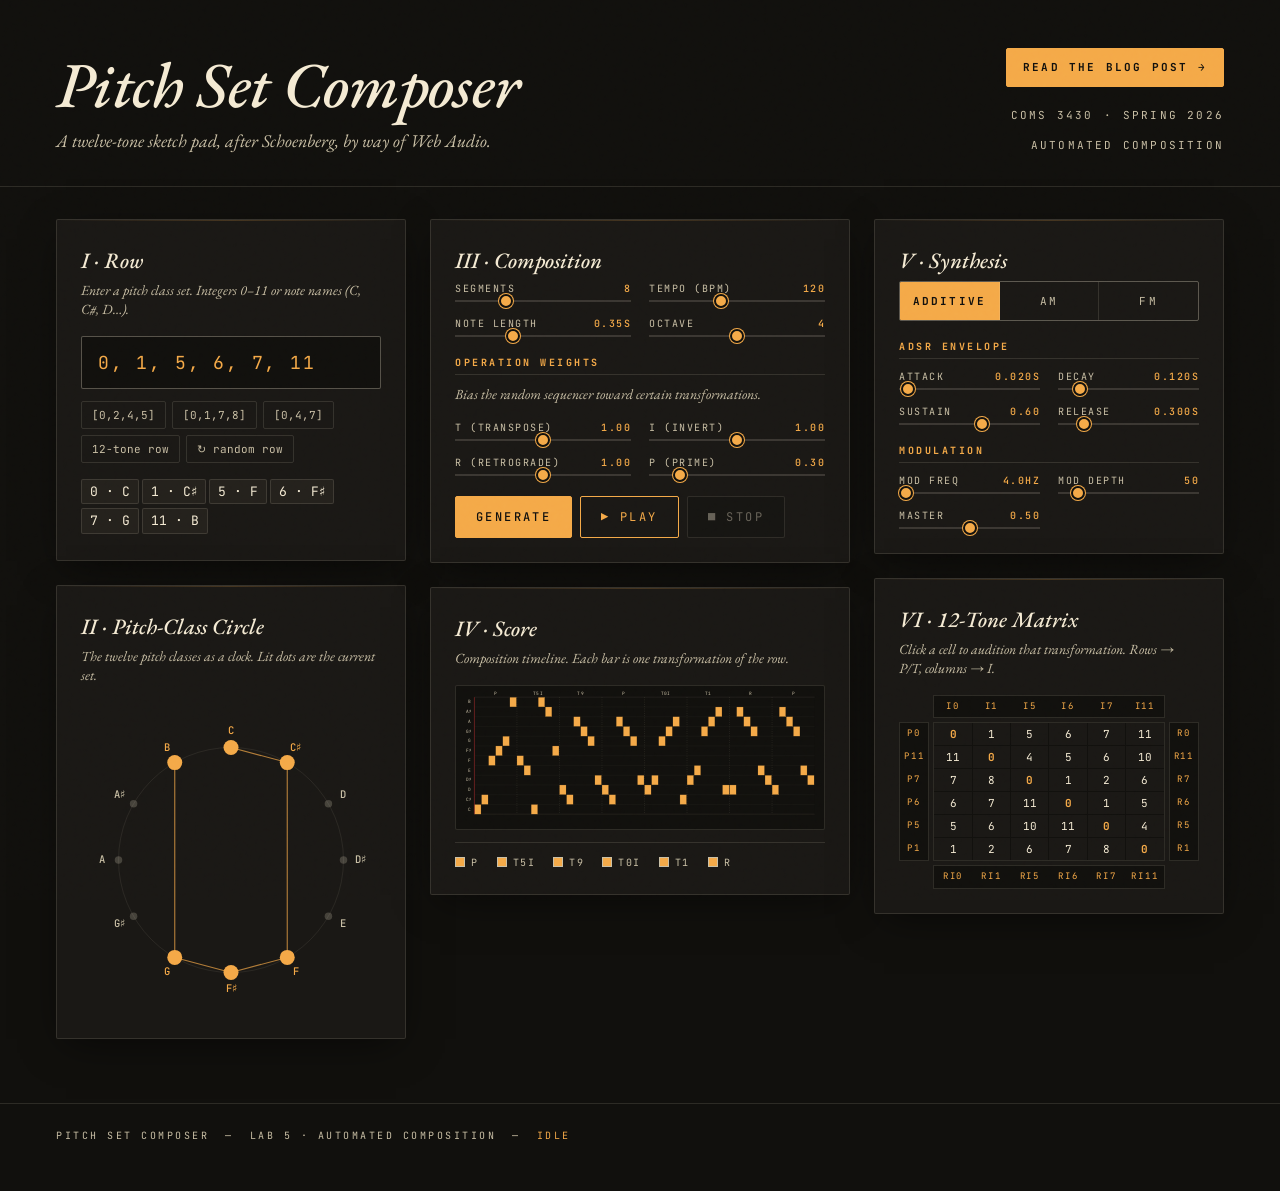
<file: index.html>
<!DOCTYPE html>
<html lang="en">
<head>
  <meta charset="UTF-8" />
  <meta name="viewport" content="width=device-width, initial-scale=1.0" />
  <title>Lab 5 — Pitch Set Composer</title>
  <link rel="preconnect" href="https://fonts.googleapis.com">
  <link rel="preconnect" href="https://fonts.gstatic.com" crossorigin>
  <link href="https://fonts.googleapis.com/css2?family=EB+Garamond:ital,wght@0,400;0,500;0,600;1,400&family=JetBrains+Mono:wght@400;500;700&display=swap" rel="stylesheet">
  <link rel="stylesheet" href="style.css" />
</head>
<body>
  <div class="grain"></div>

  <header class="masthead">
    <div class="masthead-left">
      <h1>Pitch Set Composer</h1>
      <p class="subtitle">A twelve-tone sketch pad, after Schoenberg, by way of Web Audio.</p>
    </div>
    <div class="masthead-right">
      <a href="blog.html" class="blog-link">Read the blog post →</a>
      <div class="meta-line"><span>COMS 3430</span><span>·</span><span>Spring 2026</span></div>
      <div class="meta-line"><span>Automated Composition</span></div>
    </div>
  </header>

  <main class="layout">

    <!-- ═════════════════ LEFT COLUMN ═════════════════ -->
    <section class="col col-left">

      <!-- Pitch class set input -->
      <div class="panel">
        <h2 class="panel-title">I · Row</h2>
        <p class="panel-desc">Enter a pitch class set. Integers 0–11 or note names (C, C#, D…).</p>
        <input id="row-input" type="text" class="row-input" value="0, 1, 5, 6, 7, 11" spellcheck="false" />
        <div class="row-buttons">
          <button class="preset-btn" data-preset="0,2,4,5">[0,2,4,5]</button>
          <button class="preset-btn" data-preset="0,1,7,8">[0,1,7,8]</button>
          <button class="preset-btn" data-preset="0,4,7">[0,4,7]</button>
          <button class="preset-btn" data-preset="0,1,2,3,4,5,6,7,8,9,10,11">12-tone row</button>
          <button class="preset-btn" data-preset="random">↻ random row</button>
        </div>
        <div class="parsed-row" id="parsed-row">
          <!-- filled by JS -->
        </div>
      </div>

      <!-- Pitch class circle visualization -->
      <div class="panel">
        <h2 class="panel-title">II · Pitch-Class Circle</h2>
        <p class="panel-desc">The twelve pitch classes as a clock. Lit dots are the current set.</p>
        <div class="circle-wrap">
          <svg id="pitch-circle" viewBox="0 0 400 400" aria-label="Pitch class circle"></svg>
        </div>
      </div>

    </section>

    <!-- ═════════════════ MIDDLE COLUMN ═════════════════ -->
    <section class="col col-mid">

      <!-- Composition controls -->
      <div class="panel">
        <h2 class="panel-title">III · Composition</h2>

        <div class="control-grid">
          <label class="ctrl">
            <span class="ctrl-label">Segments <em id="val-segments">8</em></span>
            <input id="segments" type="range" min="2" max="24" step="1" value="8" />
          </label>
          <label class="ctrl">
            <span class="ctrl-label">Tempo (BPM) <em id="val-tempo">120</em></span>
            <input id="tempo" type="range" min="40" max="240" step="1" value="120" />
          </label>
          <label class="ctrl">
            <span class="ctrl-label">Note length <em id="val-notelen">0.35s</em></span>
            <input id="notelen" type="range" min="0.05" max="1" step="0.01" value="0.35" />
          </label>
          <label class="ctrl">
            <span class="ctrl-label">Octave <em id="val-octave">4</em></span>
            <input id="octave" type="range" min="2" max="6" step="1" value="4" />
          </label>
        </div>

        <h3 class="sub-title">Operation weights</h3>
        <p class="panel-desc">Bias the random sequencer toward certain transformations.</p>
        <div class="control-grid">
          <label class="ctrl">
            <span class="ctrl-label">T (transpose) <em id="val-wT">1.0</em></span>
            <input id="wT" type="range" min="0" max="2" step="0.05" value="1.0" />
          </label>
          <label class="ctrl">
            <span class="ctrl-label">I (invert) <em id="val-wI">1.0</em></span>
            <input id="wI" type="range" min="0" max="2" step="0.05" value="1.0" />
          </label>
          <label class="ctrl">
            <span class="ctrl-label">R (retrograde) <em id="val-wR">1.0</em></span>
            <input id="wR" type="range" min="0" max="2" step="0.05" value="1.0" />
          </label>
          <label class="ctrl">
            <span class="ctrl-label">P (prime) <em id="val-wP">0.3</em></span>
            <input id="wP" type="range" min="0" max="2" step="0.05" value="0.3" />
          </label>
        </div>

        <div class="action-row">
          <button id="generate-btn" class="btn btn-primary">Generate</button>
          <button id="play-btn" class="btn btn-accent" disabled>▶ Play</button>
          <button id="stop-btn" class="btn" disabled>■ Stop</button>
        </div>
      </div>

      <!-- Piano roll timeline -->
      <div class="panel">
        <h2 class="panel-title">IV · Score</h2>
        <p class="panel-desc">Composition timeline. Each bar is one transformation of the row.</p>
        <div class="score-wrap">
          <svg id="piano-roll" viewBox="0 0 800 300" aria-label="Piano roll"></svg>
        </div>
        <div class="op-legend" id="op-legend"></div>
      </div>

    </section>

    <!-- ═════════════════ RIGHT COLUMN ═════════════════ -->
    <section class="col col-right">

      <!-- Synth -->
      <div class="panel">
        <h2 class="panel-title">V · Synthesis</h2>

        <div class="mode-tabs">
          <button class="mode-tab active" data-mode="additive">additive</button>
          <button class="mode-tab" data-mode="am">AM</button>
          <button class="mode-tab" data-mode="fm">FM</button>
        </div>

        <h3 class="sub-title">ADSR envelope</h3>
        <div class="control-grid">
          <label class="ctrl">
            <span class="ctrl-label">Attack <em id="val-attack">0.02s</em></span>
            <input id="attack" type="range" min="0.001" max="1" step="0.001" value="0.02" />
          </label>
          <label class="ctrl">
            <span class="ctrl-label">Decay <em id="val-decay">0.12s</em></span>
            <input id="decay" type="range" min="0.001" max="1" step="0.001" value="0.12" />
          </label>
          <label class="ctrl">
            <span class="ctrl-label">Sustain <em id="val-sustain">0.6</em></span>
            <input id="sustain" type="range" min="0" max="1" step="0.01" value="0.6" />
          </label>
          <label class="ctrl">
            <span class="ctrl-label">Release <em id="val-release">0.3s</em></span>
            <input id="release" type="range" min="0.001" max="2" step="0.001" value="0.3" />
          </label>
        </div>

        <h3 class="sub-title">Modulation</h3>
        <div class="control-grid">
          <label class="ctrl">
            <span class="ctrl-label">Mod freq <em id="val-modfreq">4Hz</em></span>
            <input id="modfreq" type="range" min="0.1" max="1000" step="0.1" value="4" />
          </label>
          <label class="ctrl">
            <span class="ctrl-label">Mod depth <em id="val-moddepth">50</em></span>
            <input id="moddepth" type="range" min="0" max="500" step="1" value="50" />
          </label>
          <label class="ctrl">
            <span class="ctrl-label">Master <em id="val-master">0.5</em></span>
            <input id="master" type="range" min="0" max="1" step="0.01" value="0.5" />
          </label>
        </div>
      </div>

      <!-- 12-tone matrix -->
      <div class="panel">
        <h2 class="panel-title">VI · 12-Tone Matrix</h2>
        <p class="panel-desc">Click a cell to audition that transformation. Rows → P/T, columns → I.</p>
        <div id="matrix-wrap" class="matrix-wrap"></div>
      </div>

    </section>

  </main>

  <footer class="colophon">
    <span>Pitch Set Composer</span>
    <span>—</span>
    <span>Lab 5 · Automated Composition</span>
    <span>—</span>
    <span id="status">idle</span>
  </footer>

  <script src="main.js"></script>
</body>
</html>
</file>
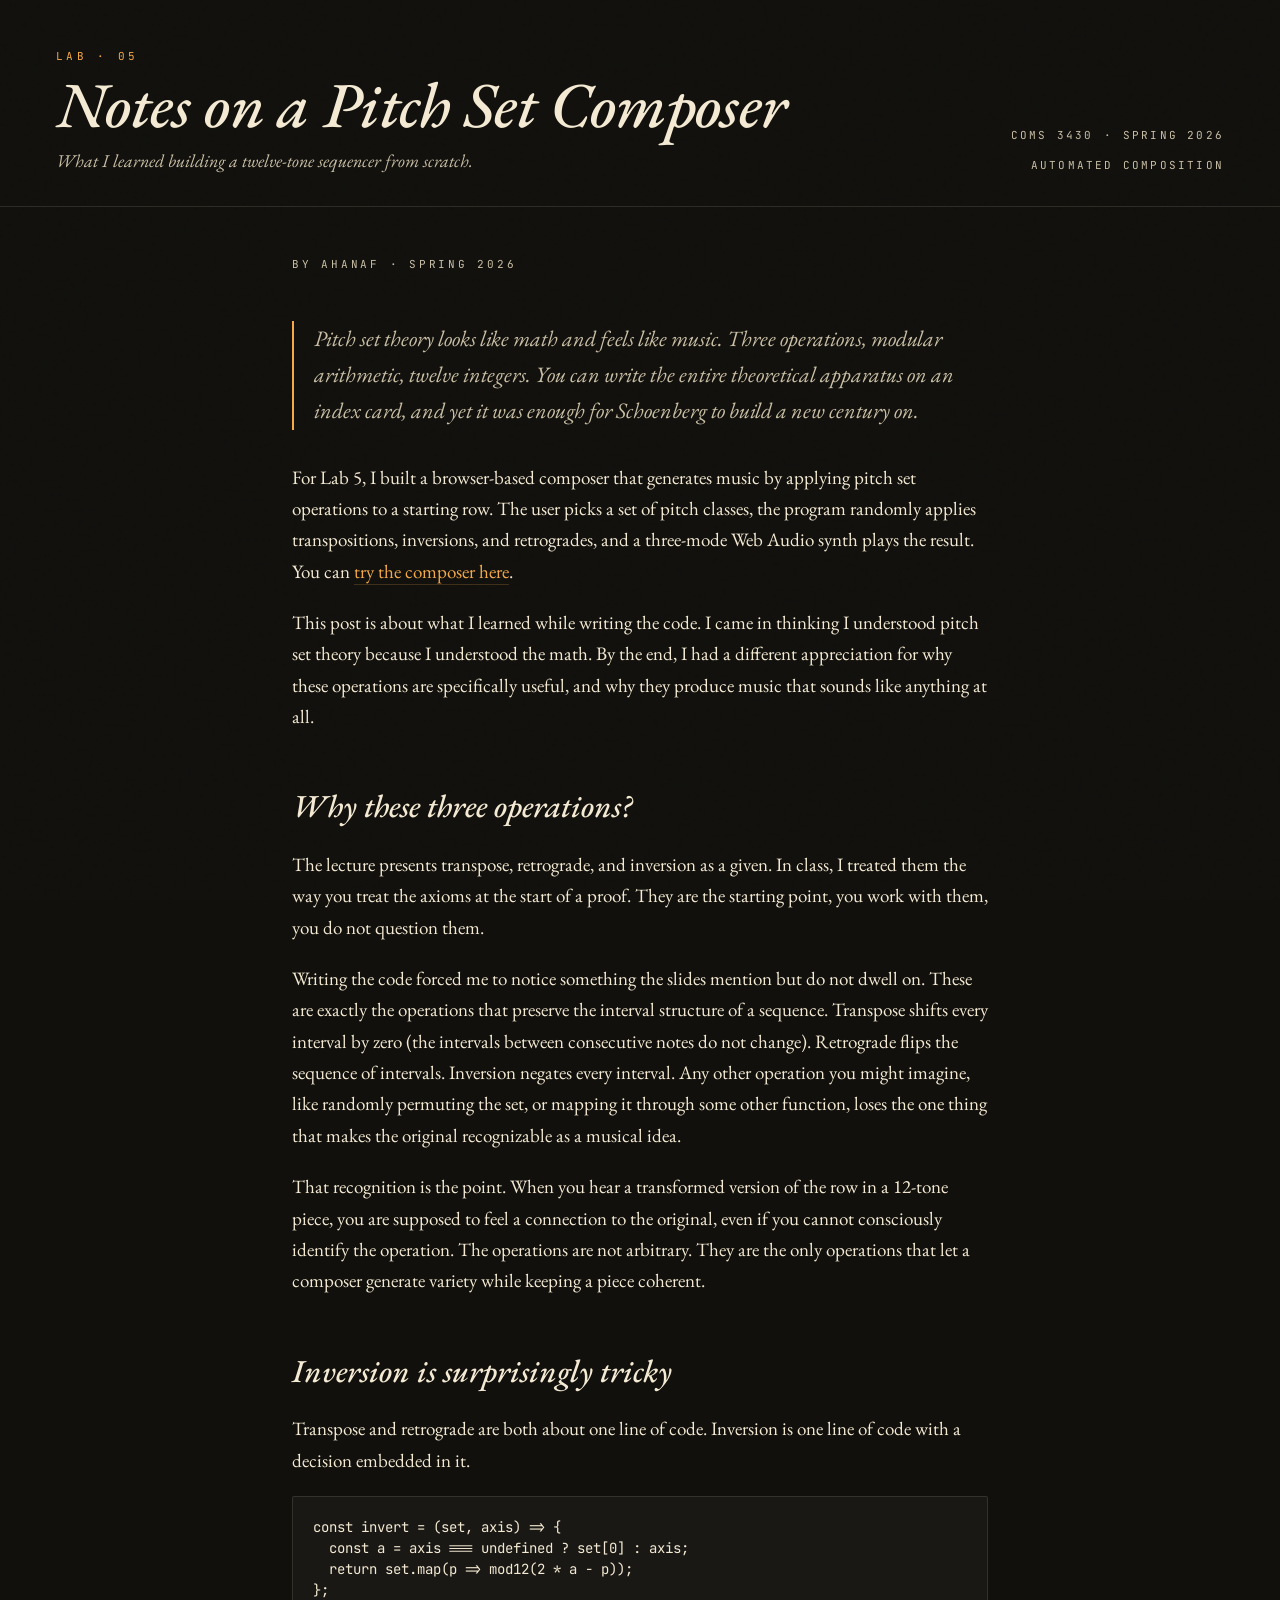
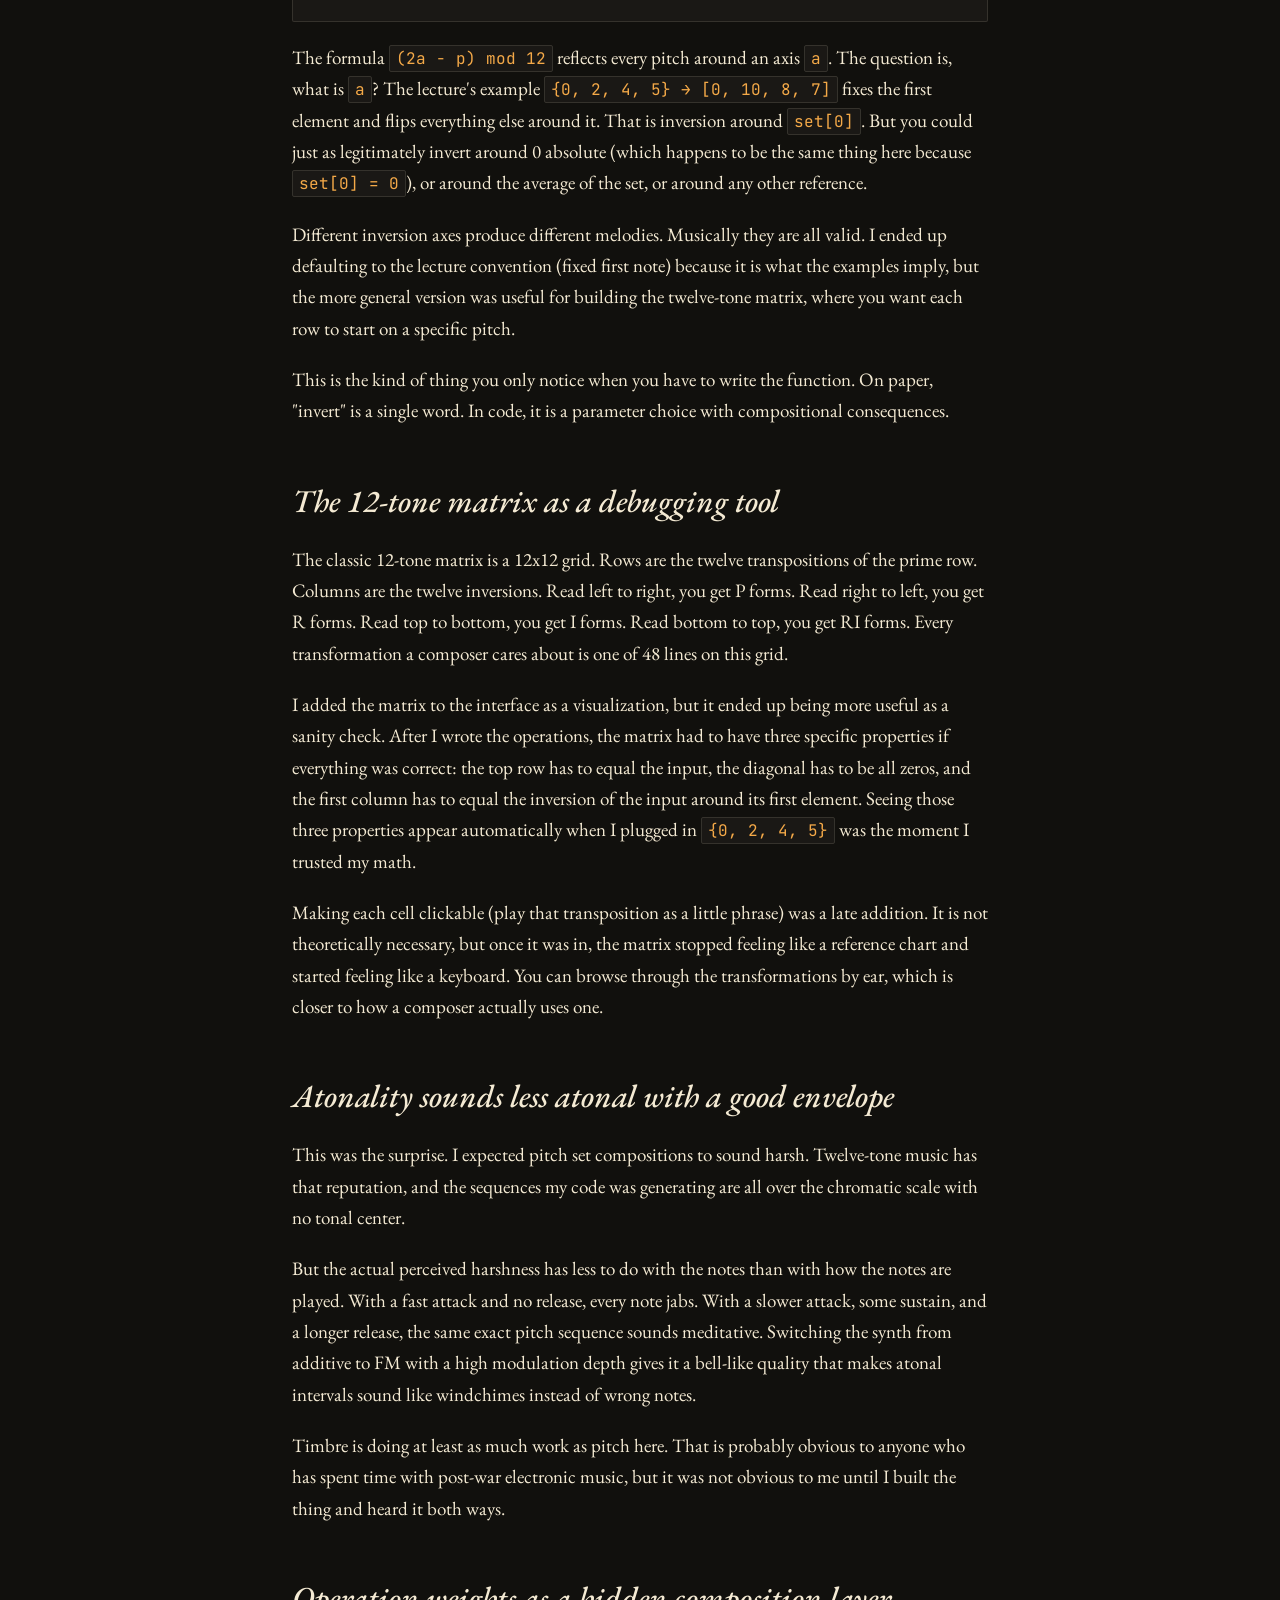
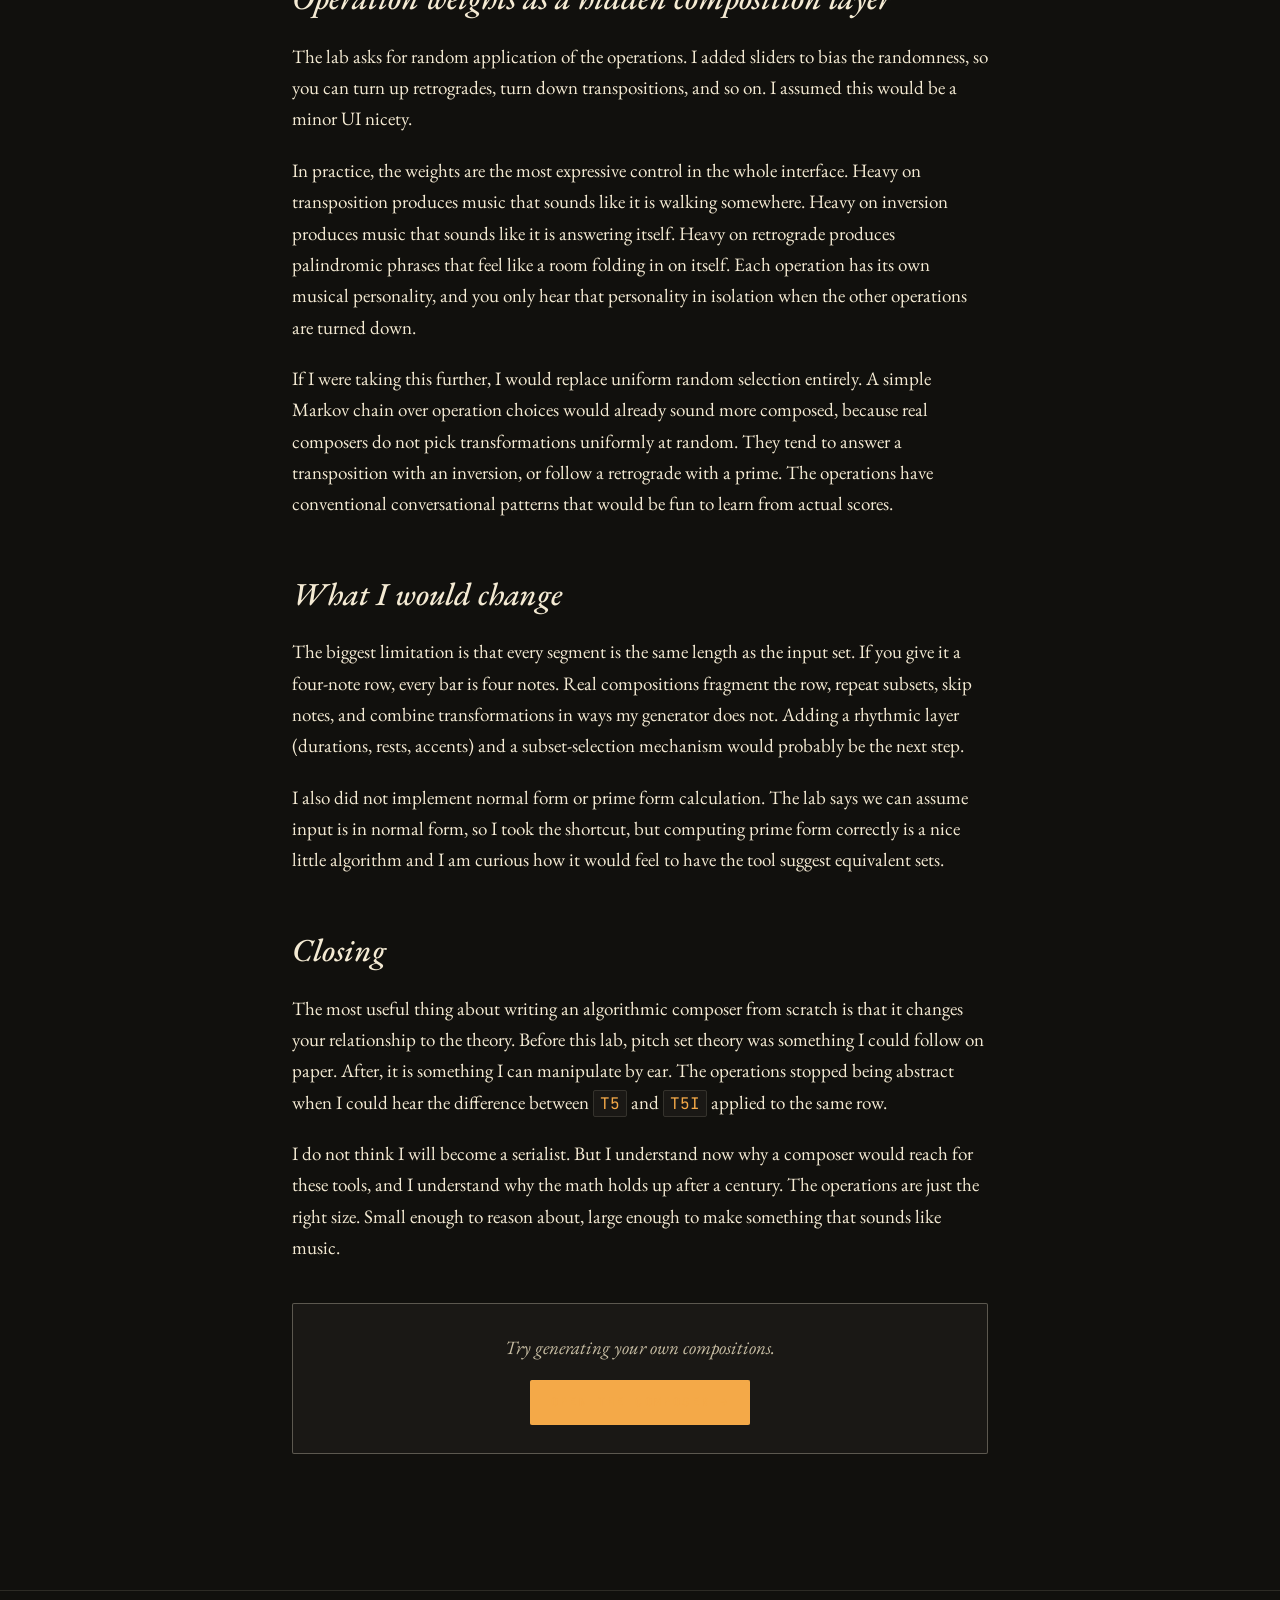
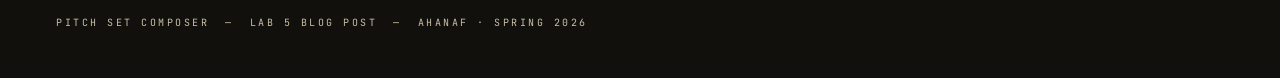
<file: blog.html>
<!DOCTYPE html>
<html lang="en">
<head>
  <meta charset="UTF-8" />
  <meta name="viewport" content="width=device-width, initial-scale=1.0" />
  <title>Building a Pitch Set Composer — Lab 5 Blog Post</title>
  <link rel="preconnect" href="https://fonts.googleapis.com">
  <link rel="preconnect" href="https://fonts.gstatic.com" crossorigin>
  <link href="https://fonts.googleapis.com/css2?family=EB+Garamond:ital,wght@0,400;0,500;0,600;1,400&family=JetBrains+Mono:wght@400;500;700&display=swap" rel="stylesheet">
  <link rel="stylesheet" href="style.css" />
  <style>
    /* Blog-specific layout on top of the shared stylesheet */
    .blog-wrap {
      max-width: 760px;
      margin: 0 auto;
      padding: 48px 32px 96px;
      font-size: 19px;
      line-height: 1.65;
    }
    .blog-wrap h2 {
      font-family: var(--font-display);
      font-style: italic;
      font-weight: 500;
      font-size: 32px;
      margin: 48px 0 16px;
      color: var(--paper);
    }
    .blog-wrap p {
      margin-bottom: 20px;
      color: var(--paper);
    }
    .blog-wrap .lede {
      font-size: 22px;
      font-style: italic;
      color: var(--paper-dim);
      border-left: 2px solid var(--amber);
      padding-left: 20px;
      margin: 32px 0;
    }
    .blog-wrap code {
      font-family: var(--font-mono);
      font-size: 16px;
      background: var(--ink-2);
      padding: 2px 6px;
      border-radius: 2px;
      color: var(--amber);
      border: var(--border);
    }
    .blog-wrap pre {
      background: var(--ink-2);
      border: var(--border);
      border-radius: 2px;
      padding: 20px;
      overflow-x: auto;
      margin: 20px 0;
      font-family: var(--font-mono);
      font-size: 14px;
      line-height: 1.5;
    }
    .blog-wrap pre code {
      background: none;
      border: none;
      padding: 0;
      color: var(--paper);
      font-size: 14px;
    }
    .blog-wrap a {
      color: var(--amber);
      text-decoration: none;
      border-bottom: 1px solid var(--amber-soft);
    }
    .blog-wrap a:hover { border-bottom-color: var(--amber); }
    .try-it-box {
      background: var(--ink-2);
      border: var(--border-strong);
      border-radius: 2px;
      padding: 28px;
      margin: 40px 0;
      text-align: center;
    }
    .try-it-box .btn-primary {
      display: inline-block;
      text-decoration: none;
      border-bottom: none;
    }
    .byline {
      font-family: var(--font-mono);
      font-size: 11px;
      letter-spacing: 0.25em;
      text-transform: uppercase;
      color: var(--paper-dim);
      margin-bottom: 48px;
    }
  </style>
</head>
<body>
  <div class="grain"></div>

  <header class="masthead">
    <div class="masthead-left">
      <div class="opus">Lab · 05</div>
      <h1>Notes on a Pitch Set Composer</h1>
      <p class="subtitle">What I learned building a twelve-tone sequencer from scratch.</p>
    </div>
    <div class="masthead-right">
      <div class="meta-line"><span>COMS 3430</span><span>·</span><span>Spring 2026</span></div>
      <div class="meta-line"><span>Automated Composition</span></div>
    </div>
  </header>

  <article class="blog-wrap">

    <div class="byline">By Ahanaf · Spring 2026</div>

    <p class="lede">
      Pitch set theory looks like math and feels like music. Three operations, modular arithmetic, twelve integers. You can write the entire theoretical apparatus on an index card, and yet it was enough for Schoenberg to build a new century on.
    </p>

    <p>
      For Lab 5, I built a browser-based composer that generates music by applying pitch set operations to a starting row. The user picks a set of pitch classes, the program randomly applies transpositions, inversions, and retrogrades, and a three-mode Web Audio synth plays the result. You can <a href="index.html">try the composer here</a>.
    </p>

    <p>
      This post is about what I learned while writing the code. I came in thinking I understood pitch set theory because I understood the math. By the end, I had a different appreciation for why these operations are specifically useful, and why they produce music that sounds like anything at all.
    </p>

    <h2>Why these three operations?</h2>

    <p>
      The lecture presents transpose, retrograde, and inversion as a given. In class, I treated them the way you treat the axioms at the start of a proof. They are the starting point, you work with them, you do not question them.
    </p>

    <p>
      Writing the code forced me to notice something the slides mention but do not dwell on. These are exactly the operations that preserve the interval structure of a sequence. Transpose shifts every interval by zero (the intervals between consecutive notes do not change). Retrograde flips the sequence of intervals. Inversion negates every interval. Any other operation you might imagine, like randomly permuting the set, or mapping it through some other function, loses the one thing that makes the original recognizable as a musical idea.
    </p>

    <p>
      That recognition is the point. When you hear a transformed version of the row in a 12-tone piece, you are supposed to feel a connection to the original, even if you cannot consciously identify the operation. The operations are not arbitrary. They are the only operations that let a composer generate variety while keeping a piece coherent.
    </p>

    <h2>Inversion is surprisingly tricky</h2>

    <p>
      Transpose and retrograde are both about one line of code. Inversion is one line of code with a decision embedded in it.
    </p>

    <pre><code>const invert = (set, axis) =&gt; {
  const a = axis === undefined ? set[0] : axis;
  return set.map(p =&gt; mod12(2 * a - p));
};</code></pre>

    <p>
      The formula <code>(2a - p) mod 12</code> reflects every pitch around an axis <code>a</code>. The question is, what is <code>a</code>? The lecture's example <code>{0, 2, 4, 5} → [0, 10, 8, 7]</code> fixes the first element and flips everything else around it. That is inversion around <code>set[0]</code>. But you could just as legitimately invert around 0 absolute (which happens to be the same thing here because <code>set[0] = 0</code>), or around the average of the set, or around any other reference.
    </p>

    <p>
      Different inversion axes produce different melodies. Musically they are all valid. I ended up defaulting to the lecture convention (fixed first note) because it is what the examples imply, but the more general version was useful for building the twelve-tone matrix, where you want each row to start on a specific pitch.
    </p>

    <p>
      This is the kind of thing you only notice when you have to write the function. On paper, "invert" is a single word. In code, it is a parameter choice with compositional consequences.
    </p>

    <h2>The 12-tone matrix as a debugging tool</h2>

    <p>
      The classic 12-tone matrix is a 12x12 grid. Rows are the twelve transpositions of the prime row. Columns are the twelve inversions. Read left to right, you get P forms. Read right to left, you get R forms. Read top to bottom, you get I forms. Read bottom to top, you get RI forms. Every transformation a composer cares about is one of 48 lines on this grid.
    </p>

    <p>
      I added the matrix to the interface as a visualization, but it ended up being more useful as a sanity check. After I wrote the operations, the matrix had to have three specific properties if everything was correct: the top row has to equal the input, the diagonal has to be all zeros, and the first column has to equal the inversion of the input around its first element. Seeing those three properties appear automatically when I plugged in <code>{0, 2, 4, 5}</code> was the moment I trusted my math.
    </p>

    <p>
      Making each cell clickable (play that transposition as a little phrase) was a late addition. It is not theoretically necessary, but once it was in, the matrix stopped feeling like a reference chart and started feeling like a keyboard. You can browse through the transformations by ear, which is closer to how a composer actually uses one.
    </p>

    <h2>Atonality sounds less atonal with a good envelope</h2>

    <p>
      This was the surprise. I expected pitch set compositions to sound harsh. Twelve-tone music has that reputation, and the sequences my code was generating are all over the chromatic scale with no tonal center.
    </p>

    <p>
      But the actual perceived harshness has less to do with the notes than with how the notes are played. With a fast attack and no release, every note jabs. With a slower attack, some sustain, and a longer release, the same exact pitch sequence sounds meditative. Switching the synth from additive to FM with a high modulation depth gives it a bell-like quality that makes atonal intervals sound like windchimes instead of wrong notes.
    </p>

    <p>
      Timbre is doing at least as much work as pitch here. That is probably obvious to anyone who has spent time with post-war electronic music, but it was not obvious to me until I built the thing and heard it both ways.
    </p>

    <h2>Operation weights as a hidden composition layer</h2>

    <p>
      The lab asks for random application of the operations. I added sliders to bias the randomness, so you can turn up retrogrades, turn down transpositions, and so on. I assumed this would be a minor UI nicety.
    </p>

    <p>
      In practice, the weights are the most expressive control in the whole interface. Heavy on transposition produces music that sounds like it is walking somewhere. Heavy on inversion produces music that sounds like it is answering itself. Heavy on retrograde produces palindromic phrases that feel like a room folding in on itself. Each operation has its own musical personality, and you only hear that personality in isolation when the other operations are turned down.
    </p>

    <p>
      If I were taking this further, I would replace uniform random selection entirely. A simple Markov chain over operation choices would already sound more composed, because real composers do not pick transformations uniformly at random. They tend to answer a transposition with an inversion, or follow a retrograde with a prime. The operations have conventional conversational patterns that would be fun to learn from actual scores.
    </p>

    <h2>What I would change</h2>

    <p>
      The biggest limitation is that every segment is the same length as the input set. If you give it a four-note row, every bar is four notes. Real compositions fragment the row, repeat subsets, skip notes, and combine transformations in ways my generator does not. Adding a rhythmic layer (durations, rests, accents) and a subset-selection mechanism would probably be the next step.
    </p>

    <p>
      I also did not implement normal form or prime form calculation. The lab says we can assume input is in normal form, so I took the shortcut, but computing prime form correctly is a nice little algorithm and I am curious how it would feel to have the tool suggest equivalent sets.
    </p>

    <h2>Closing</h2>

    <p>
      The most useful thing about writing an algorithmic composer from scratch is that it changes your relationship to the theory. Before this lab, pitch set theory was something I could follow on paper. After, it is something I can manipulate by ear. The operations stopped being abstract when I could hear the difference between <code>T5</code> and <code>T5I</code> applied to the same row.
    </p>

    <p>
      I do not think I will become a serialist. But I understand now why a composer would reach for these tools, and I understand why the math holds up after a century. The operations are just the right size. Small enough to reason about, large enough to make something that sounds like music.
    </p>

    <div class="try-it-box">
      <p style="font-style: italic; color: var(--paper-dim); margin-bottom: 16px;">
        Try generating your own compositions.
      </p>
      <a href="index.html" class="btn btn-primary">Open the composer →</a>
    </div>

  </article>

  <footer class="colophon">
    <span>Pitch Set Composer</span>
    <span>—</span>
    <span>Lab 5 Blog Post</span>
    <span>—</span>
    <span>Ahanaf · Spring 2026</span>
  </footer>

</body>
</html>
</file>
<file: style.css>
/* =========================================================
   Pitch Set Composer — Lab 5
   Aesthetic: post-war modernist concert program meets terminal.
   ========================================================= */

:root {
  --ink: #11100d;
  --ink-2: #1a1815;
  --ink-3: #24211c;
  --paper: #f4ead3;
  --paper-dim: #c9bfa5;
  --amber: #f4a948;
  --amber-soft: rgba(244, 169, 72, 0.2);
  --amber-glow: rgba(244, 169, 72, 0.5);
  --ox-blood: #9a2b2b;
  --mint: #a9c4a0;

  --font-display: 'EB Garamond', 'Iowan Old Style', Georgia, serif;
  --font-mono: 'JetBrains Mono', 'SF Mono', Menlo, monospace;

  --border: 1px solid rgba(244, 234, 211, 0.12);
  --border-strong: 1px solid rgba(244, 234, 211, 0.3);
  --shadow: 0 10px 40px -10px rgba(0, 0, 0, 0.6);
}

* { box-sizing: border-box; margin: 0; padding: 0; }

html, body {
  background: var(--ink);
  color: var(--paper);
  font-family: var(--font-display);
  font-size: 17px;
  line-height: 1.5;
  min-height: 100vh;
  overflow-x: hidden;
}

/* subtle grain overlay */
.grain {
  position: fixed; inset: 0;
  pointer-events: none;
  z-index: 100;
  opacity: 0.06;
  mix-blend-mode: overlay;
  background-image: url("data:image/svg+xml;utf8,<svg viewBox='0 0 200 200' xmlns='http://www.w3.org/2000/svg'><filter id='n'><feTurbulence type='fractalNoise' baseFrequency='0.9' numOctaves='2' stitchTiles='stitch'/></filter><rect width='100%25' height='100%25' filter='url(%23n)' opacity='0.7'/></svg>");
}

/* dotted page background */
body::before {
  content: '';
  position: fixed; inset: 0;
  background-image: radial-gradient(circle at center, rgba(244, 234, 211, 0.035) 1px, transparent 1px);
  background-size: 22px 22px;
  pointer-events: none;
  z-index: -1;
}

/* ═════════ Masthead ═════════ */

.masthead {
  padding: 48px 56px 32px;
  border-bottom: var(--border);
  display: flex;
  justify-content: space-between;
  align-items: flex-end;
  gap: 32px;
  flex-wrap: wrap;
}

.opus {
  font-family: var(--font-mono);
  font-size: 11px;
  letter-spacing: 0.3em;
  text-transform: uppercase;
  color: var(--amber);
  margin-bottom: 8px;
}

.masthead h1 {
  font-family: var(--font-display);
  font-size: clamp(42px, 5vw, 72px);
  font-weight: 500;
  line-height: 1;
  letter-spacing: -0.01em;
  font-style: italic;
}

.subtitle {
  font-family: var(--font-display);
  font-style: italic;
  font-size: 18px;
  color: var(--paper-dim);
  margin-top: 10px;
}

.masthead-right {
  text-align: right;
  font-family: var(--font-mono);
  font-size: 11px;
  letter-spacing: 0.2em;
  text-transform: uppercase;
  color: var(--paper-dim);
  display: flex;
  flex-direction: column;
  align-items: flex-end;
  gap: 10px;
}

.blog-link {
  display: inline-block;
  font-family: var(--font-mono);
  font-size: 11px;
  letter-spacing: 0.2em;
  text-transform: uppercase;
  color: var(--ink);
  background: var(--amber);
  border: 1px solid var(--amber);
  padding: 10px 16px;
  border-radius: 2px;
  text-decoration: none;
  font-weight: 700;
  transition: all 0.15s;
  margin-bottom: 6px;
}
.blog-link:hover {
  background: #ffc068;
  border-color: #ffc068;
  transform: translateX(-2px);
}

.meta-line {
  display: flex;
  gap: 10px;
  justify-content: flex-end;
  margin-top: 4px;
}

/* ═════════ Layout ═════════ */

.layout {
  display: grid;
  grid-template-columns: 1fr 1.2fr 1fr;
  gap: 24px;
  padding: 32px 56px 64px;
  max-width: 1600px;
  margin: 0 auto;
}

@media (max-width: 1200px) {
  .layout { grid-template-columns: 1fr 1fr; }
  .col-right { grid-column: 1 / -1; display: grid; grid-template-columns: 1fr 1fr; gap: 24px; }
}
@media (max-width: 780px) {
  .layout, .col-right { grid-template-columns: 1fr; padding: 24px; }
  .masthead { padding: 32px 24px 20px; }
}

.col { display: flex; flex-direction: column; gap: 24px; }

/* ═════════ Panel ═════════ */

.panel {
  background: var(--ink-2);
  border: var(--border);
  border-radius: 2px;
  padding: 24px;
  box-shadow: var(--shadow);
  position: relative;
}

.panel::before {
  content: '';
  position: absolute;
  top: 0; left: 0; right: 0;
  height: 1px;
  background: linear-gradient(90deg, transparent, var(--amber-soft), transparent);
}

.panel-title {
  font-family: var(--font-display);
  font-style: italic;
  font-weight: 500;
  font-size: 22px;
  color: var(--paper);
  margin-bottom: 4px;
  display: flex;
  align-items: baseline;
  gap: 8px;
}

.sub-title {
  font-family: var(--font-mono);
  font-size: 10px;
  letter-spacing: 0.25em;
  text-transform: uppercase;
  color: var(--amber);
  margin: 18px 0 10px;
  padding-bottom: 4px;
  border-bottom: var(--border);
}

.panel-desc {
  font-family: var(--font-display);
  font-style: italic;
  font-size: 14px;
  color: var(--paper-dim);
  margin-bottom: 16px;
  line-height: 1.4;
}

/* ═════════ Row input ═════════ */

.row-input {
  width: 100%;
  background: var(--ink);
  border: var(--border-strong);
  color: var(--amber);
  font-family: var(--font-mono);
  font-size: 18px;
  padding: 14px 16px;
  border-radius: 2px;
  letter-spacing: 0.1em;
  outline: none;
  transition: border-color 0.2s;
}
.row-input:focus { border-color: var(--amber); }

.row-buttons {
  display: flex;
  flex-wrap: wrap;
  gap: 6px;
  margin-top: 12px;
}

.preset-btn {
  font-family: var(--font-mono);
  font-size: 11px;
  background: transparent;
  color: var(--paper-dim);
  border: var(--border);
  padding: 6px 10px;
  border-radius: 2px;
  cursor: pointer;
  transition: all 0.15s;
}
.preset-btn:hover {
  color: var(--amber);
  border-color: var(--amber);
  background: var(--amber-soft);
}

.parsed-row {
  margin-top: 14px;
  font-family: var(--font-mono);
  font-size: 13px;
  color: var(--paper-dim);
  min-height: 20px;
}
.parsed-row .pc {
  display: inline-block;
  padding: 2px 8px;
  margin: 2px 3px 2px 0;
  background: var(--ink-3);
  border: var(--border);
  color: var(--paper);
  border-radius: 2px;
}

/* ═════════ Controls (sliders) ═════════ */

.control-grid {
  display: grid;
  grid-template-columns: 1fr 1fr;
  gap: 14px 18px;
}

.ctrl { display: flex; flex-direction: column; gap: 4px; }
.ctrl-label {
  font-family: var(--font-mono);
  font-size: 10px;
  letter-spacing: 0.15em;
  text-transform: uppercase;
  color: var(--paper-dim);
  display: flex;
  justify-content: space-between;
}
.ctrl-label em {
  font-style: normal;
  color: var(--amber);
  font-weight: 500;
}

input[type="range"] {
  -webkit-appearance: none;
  appearance: none;
  width: 100%;
  height: 2px;
  background: rgba(244, 234, 211, 0.15);
  outline: none;
  border-radius: 0;
  cursor: pointer;
}
input[type="range"]::-webkit-slider-thumb {
  -webkit-appearance: none;
  appearance: none;
  width: 14px; height: 14px;
  background: var(--amber);
  border: 2px solid var(--ink);
  border-radius: 50%;
  cursor: pointer;
  box-shadow: 0 0 0 1px var(--amber);
}
input[type="range"]::-moz-range-thumb {
  width: 14px; height: 14px;
  background: var(--amber);
  border: 2px solid var(--ink);
  border-radius: 50%;
  cursor: pointer;
}

/* ═════════ Buttons ═════════ */

.action-row {
  display: flex;
  gap: 8px;
  margin-top: 20px;
  flex-wrap: wrap;
}

.btn {
  font-family: var(--font-mono);
  font-size: 12px;
  letter-spacing: 0.2em;
  text-transform: uppercase;
  padding: 12px 20px;
  background: var(--ink);
  color: var(--paper);
  border: var(--border-strong);
  border-radius: 2px;
  cursor: pointer;
  transition: all 0.15s;
}
.btn:hover:not(:disabled) {
  background: var(--ink-3);
  border-color: var(--paper-dim);
}
.btn:disabled { opacity: 0.35; cursor: not-allowed; }

.btn-primary {
  background: var(--amber);
  color: var(--ink);
  border-color: var(--amber);
  font-weight: 500;
}
.btn-primary:hover:not(:disabled) {
  background: #ffc068;
  border-color: #ffc068;
}

.btn-accent {
  background: transparent;
  color: var(--amber);
  border-color: var(--amber);
}
.btn-accent:hover:not(:disabled) {
  background: var(--amber-soft);
}

/* ═════════ Mode tabs ═════════ */

.mode-tabs {
  display: flex;
  gap: 0;
  border: var(--border-strong);
  border-radius: 2px;
  overflow: hidden;
  margin-bottom: 12px;
}
.mode-tab {
  flex: 1;
  background: transparent;
  border: none;
  border-right: var(--border);
  color: var(--paper-dim);
  font-family: var(--font-mono);
  font-size: 11px;
  letter-spacing: 0.2em;
  text-transform: uppercase;
  padding: 12px;
  cursor: pointer;
  transition: all 0.15s;
}
.mode-tab:last-child { border-right: none; }
.mode-tab:hover { color: var(--paper); background: var(--ink-3); }
.mode-tab.active {
  background: var(--amber);
  color: var(--ink);
  font-weight: 700;
}

/* ═════════ Pitch-class circle ═════════ */

.circle-wrap {
  display: flex;
  justify-content: center;
  padding: 8px 0 4px;
}
#pitch-circle { width: 100%; max-width: 360px; height: auto; }

.pc-dot { transition: fill 0.15s, r 0.2s; }
.pc-label {
  font-family: var(--font-mono);
  font-size: 14px;
  fill: var(--paper-dim);
  text-anchor: middle;
  dominant-baseline: middle;
  font-weight: 500;
}
.pc-label.active { fill: var(--amber); }
.pc-edge {
  stroke: var(--amber);
  stroke-width: 1.5;
  fill: none;
  opacity: 0.7;
}
.pc-edge-dim {
  stroke: rgba(244, 234, 211, 0.08);
  stroke-width: 1;
}
.pc-now { transition: opacity 0.1s; }

/* ═════════ Piano roll ═════════ */

.score-wrap {
  background: var(--ink);
  border: var(--border);
  border-radius: 2px;
  overflow: hidden;
  padding: 4px;
}
#piano-roll { width: 100%; height: auto; display: block; }

.roll-bg { fill: var(--ink); }
.roll-gridline { stroke: rgba(244, 234, 211, 0.06); stroke-width: 1; }
.roll-gridline-strong { stroke: rgba(244, 234, 211, 0.14); stroke-width: 1; }
.roll-note { fill: var(--amber); stroke: var(--ink); stroke-width: 0.5; }
.roll-note-playing { fill: #fff; }
.roll-seg-divider { stroke: var(--paper-dim); stroke-width: 0.5; stroke-dasharray: 2, 3; opacity: 0.5; }
.roll-seg-label {
  font-family: var(--font-mono);
  font-size: 10px;
  fill: var(--paper-dim);
  letter-spacing: 0.1em;
}
.roll-playhead {
  stroke: var(--ox-blood);
  stroke-width: 1.5;
  opacity: 0.9;
}

.op-legend {
  display: flex;
  flex-wrap: wrap;
  gap: 10px 18px;
  margin-top: 12px;
  padding-top: 12px;
  border-top: var(--border);
  font-family: var(--font-mono);
  font-size: 10px;
  letter-spacing: 0.15em;
  text-transform: uppercase;
  color: var(--paper-dim);
}
.op-legend-item { display: flex; align-items: center; gap: 6px; }
.op-legend-swatch {
  width: 10px; height: 10px;
  border: 1px solid var(--paper-dim);
}

/* ═════════ Matrix ═════════ */

.matrix-wrap {
  display: grid;
  grid-template-columns: auto 1fr auto;
  grid-template-rows: auto 1fr auto;
  gap: 4px;
  font-family: var(--font-mono);
  font-size: 10px;
  color: var(--paper-dim);
}
.matrix-grid {
  display: grid;
  gap: 1px;
  background: var(--ink);
  border: var(--border);
}
.matrix-cell {
  background: var(--ink-2);
  color: var(--paper);
  font-family: var(--font-mono);
  font-size: 11px;
  padding: 4px 0;
  text-align: center;
  cursor: pointer;
  transition: background 0.1s, color 0.1s;
  border: none;
  min-height: 22px;
}
.matrix-cell:hover {
  background: var(--amber-soft);
  color: var(--amber);
}
.matrix-cell.diag { color: var(--amber); font-weight: 700; }
.matrix-cell.playing {
  background: var(--amber);
  color: var(--ink);
}

.matrix-label {
  font-family: var(--font-mono);
  font-size: 9px;
  letter-spacing: 0.2em;
  text-transform: uppercase;
  color: var(--amber);
  text-align: center;
  padding: 4px;
}
.matrix-label.rotated {
  writing-mode: vertical-rl;
  transform: rotate(180deg);
}

/* ═════════ Footer ═════════ */

.colophon {
  padding: 24px 56px 48px;
  border-top: var(--border);
  font-family: var(--font-mono);
  font-size: 10px;
  letter-spacing: 0.25em;
  text-transform: uppercase;
  color: var(--paper-dim);
  display: flex;
  gap: 16px;
  flex-wrap: wrap;
  align-items: center;
}
.colophon #status { color: var(--amber); }

/* ═════════ Tiny page-load animation ═════════ */

.panel { animation: fade-up 0.6s cubic-bezier(0.22, 1, 0.36, 1) both; }
.panel:nth-child(1) { animation-delay: 0.05s; }
.panel:nth-child(2) { animation-delay: 0.15s; }

@keyframes fade-up {
  from { opacity: 0; transform: translateY(8px); }
  to { opacity: 1; transform: translateY(0); }
}
</file>
